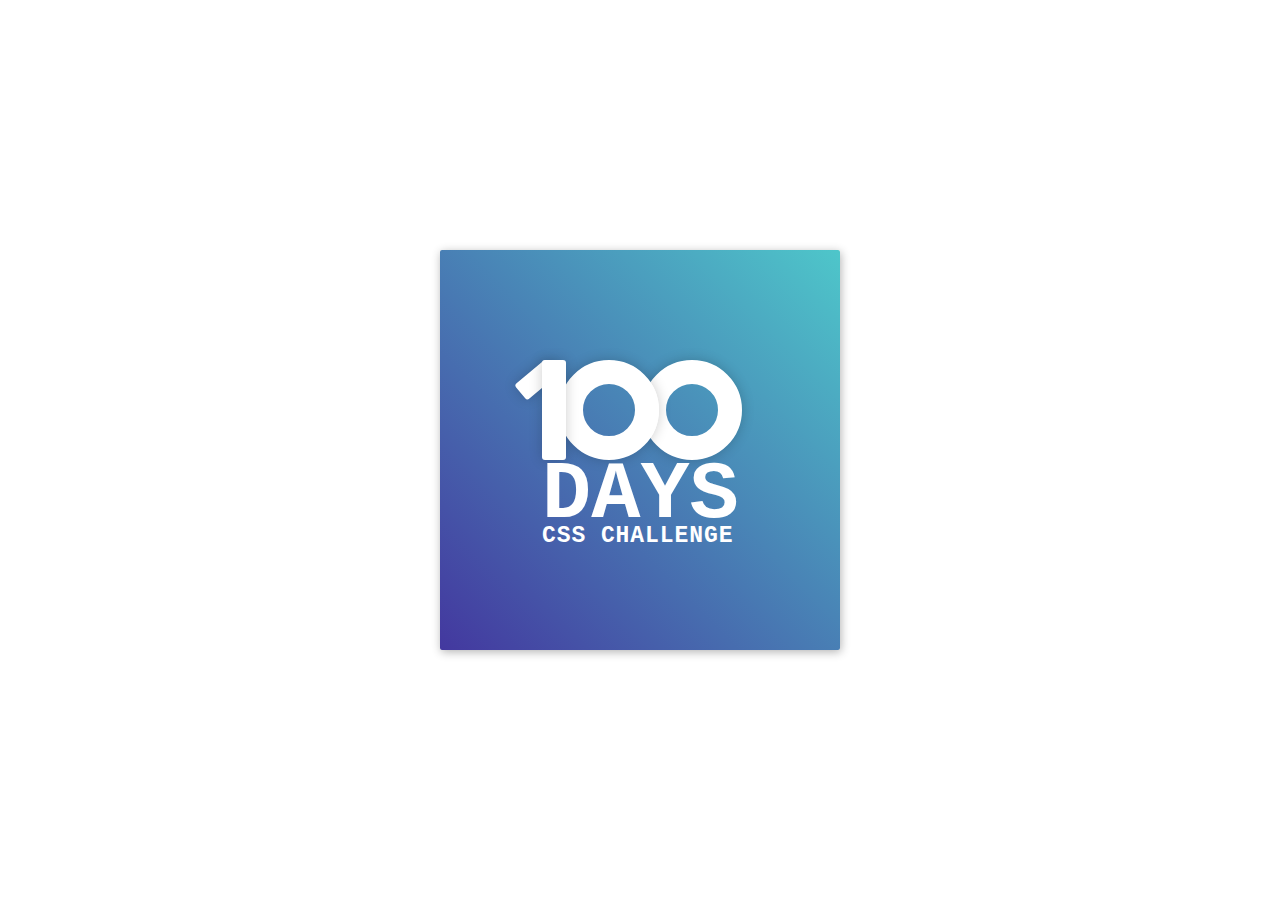
<file: day1/index.html>
<!DOCTYPE html>
<html lang="es">
<head>
    <meta charset="UTF-8">
    <meta name="viewport" content="width=device-width, initial-scale=1.0">
    <link rel="stylesheet" href="style.css">
    <title>Css</title>
</head>
<body>
    <div class="frame">
        <div class="center">
          <div class="number">
            <div class="one-one"></div>
            <div class="one-two"></div>
            <div class="zero-one"></div>
            <div class="zero-two"></div>
          </div>
          <span class="big">Days</span>
          <span class="small">CSS Challenge</span>
        </div>
      </div>
</body>
</html>
</file>
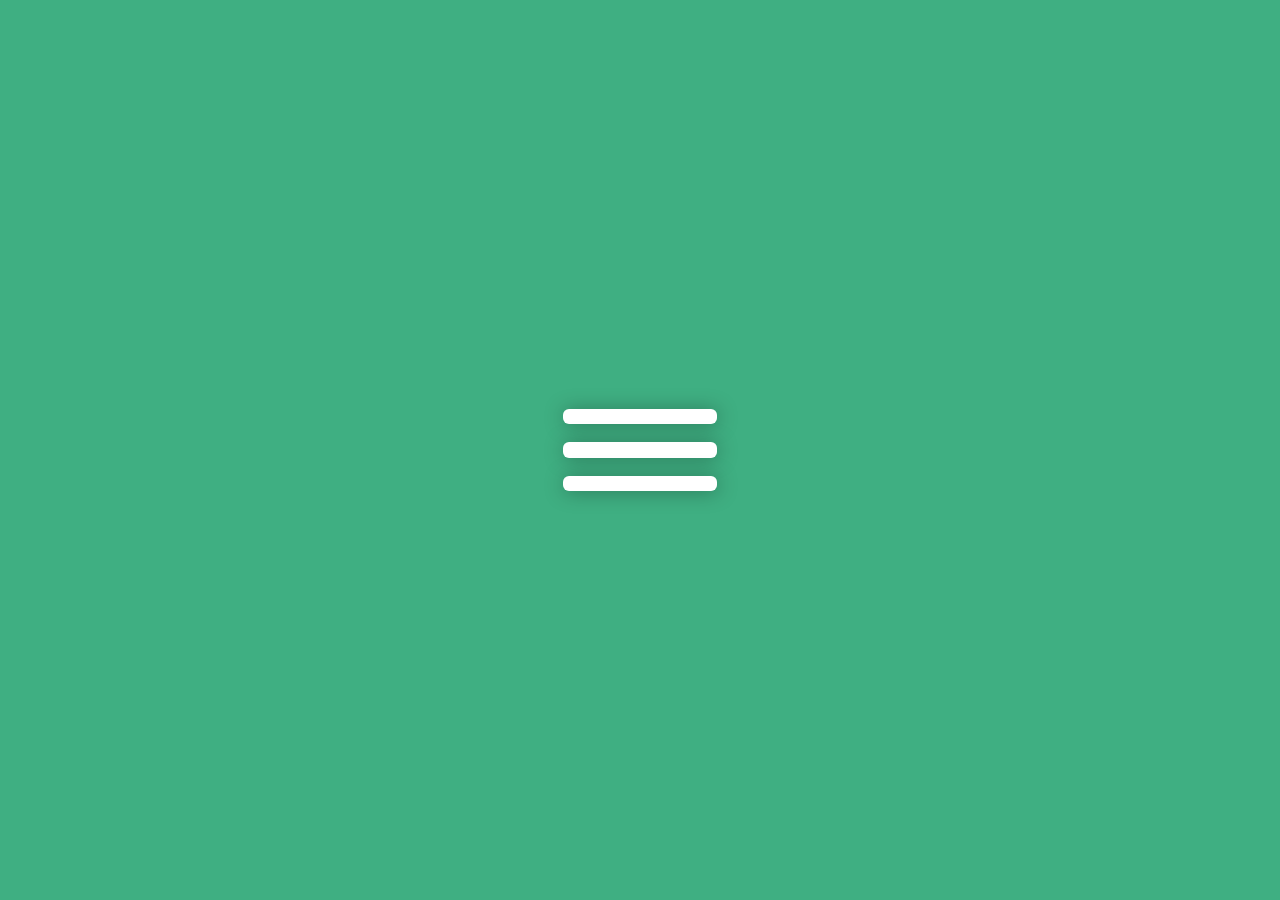
<file: day2/index.html>
<!DOCTYPE html>
<html lang="es">
<head>
    <meta charset="UTF-8">
    <meta name="viewport" content="width=device-width, initial-scale=1.0">
    <link rel="stylesheet" href="style.css">
    <title>Document</title>
</head>
<body>

<div class="menu">
    <span class="line1"></span>
    <span class="line2"></span>
    <span class="line3"></span>
</div>

<script src="script.js"></script>
</body>
</html>
</file>
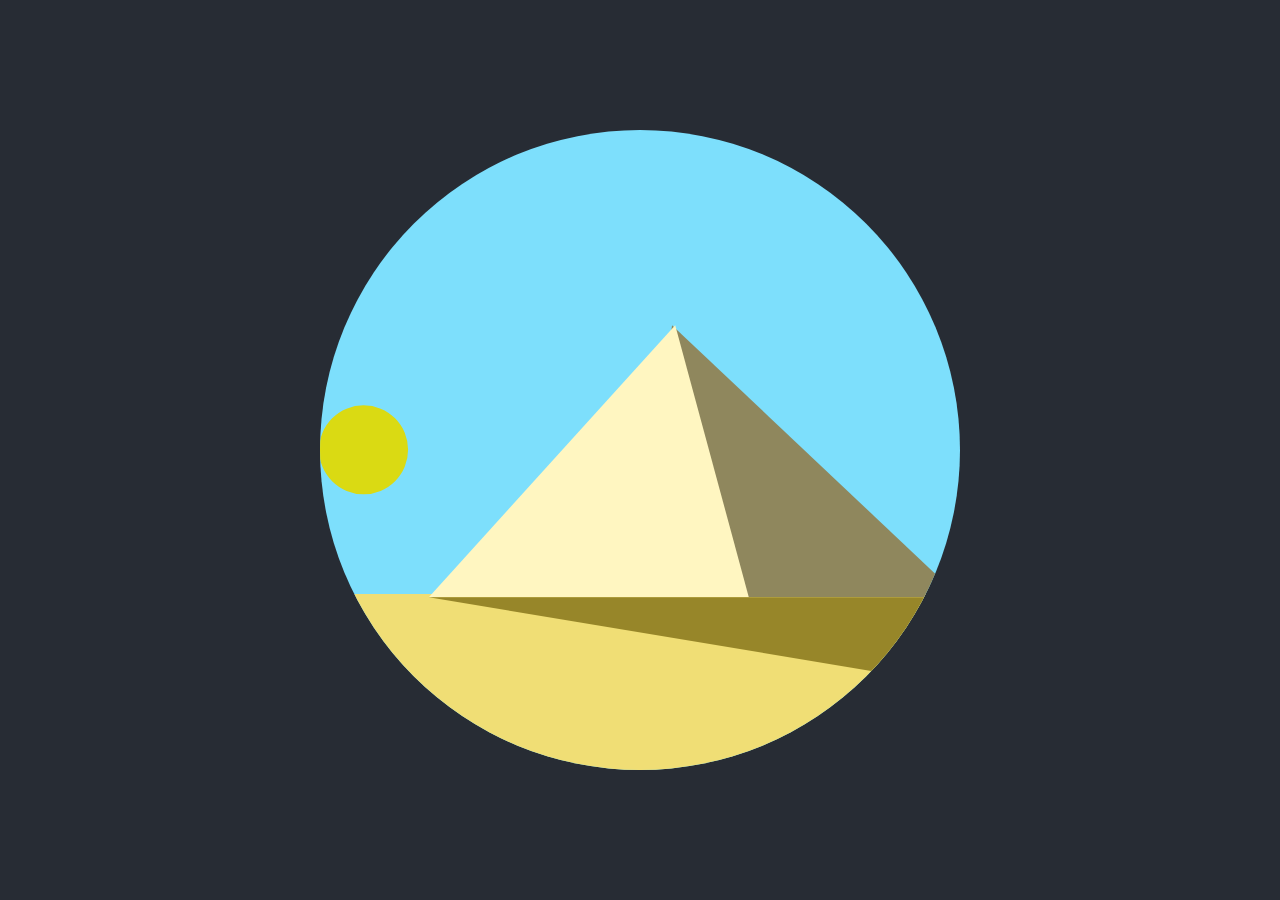
<file: day3/index.html>
<!DOCTYPE html>
<html lang="es">
<head>
    <meta charset="UTF-8">
    <meta name="viewport" content="width=device-width, initial-scale=1.0">
    <link rel="stylesheet" href="style.css">
    <title>Document</title>
</head>
<body>
    <div class="container">
        <div class="sol">
            <div class="circulo"></div>
        </div>
        <div class="sand">
                
        </div>
        <div class="sombraSand">
            
        </div>
        <div class="piramide">
            <div class="triangulo-1">
                    
            </div>
            <div class="triangulo-2">
                    
            </div>
        </div>
    </div>
    
</body>
</html>
</file>
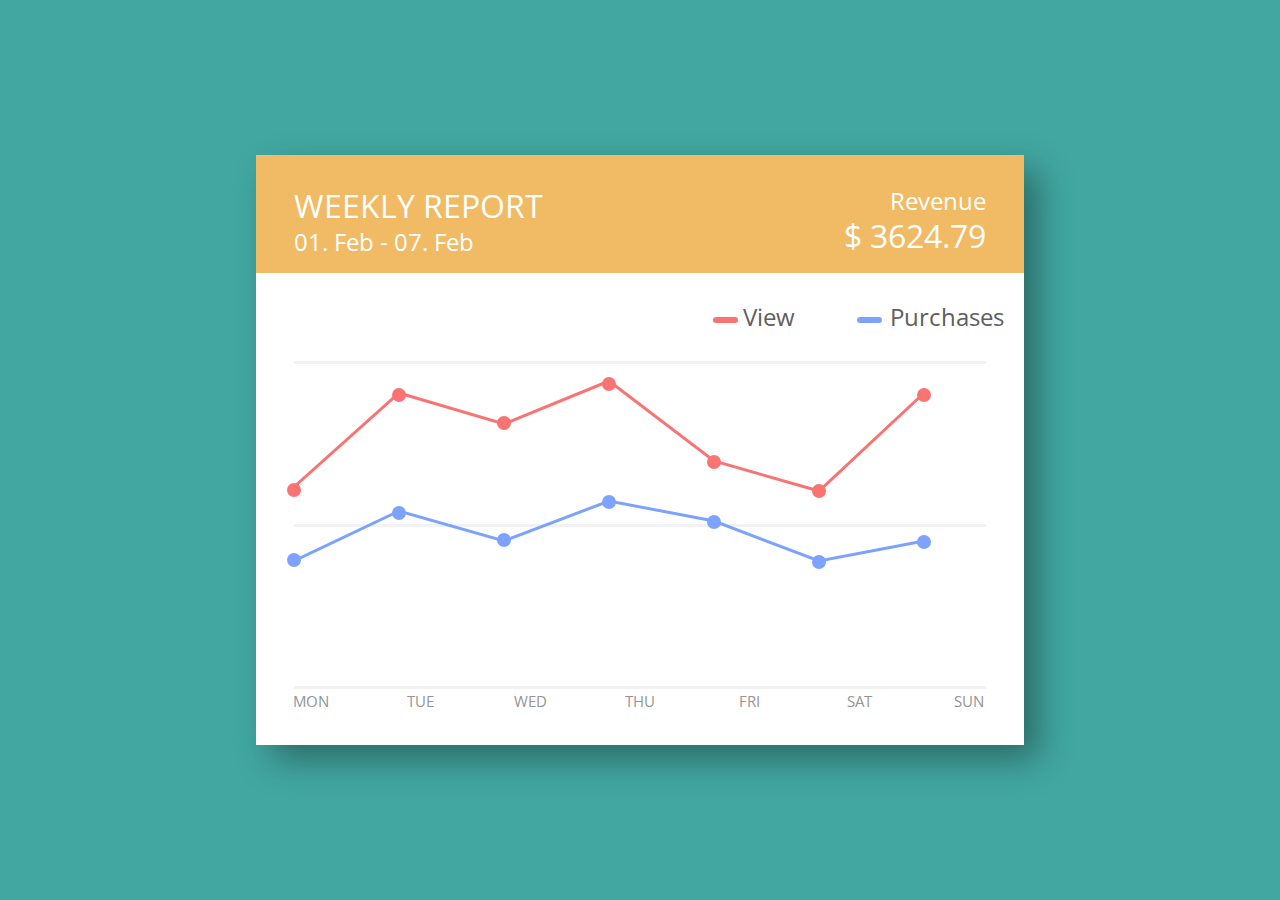
<file: day5/index.html>
<!DOCTYPE html>
<html lang="es">
<head>
    <meta charset="UTF-8">
    <meta name="viewport" content="width=device-width, initial-scale=1.0">
    <link rel="stylesheet" href="style.css">
    <link rel="preconnect" href="https://fonts.googleapis.com">
    <link rel="preconnect" href="https://fonts.gstatic.com" crossorigin>
    <link href="https://fonts.googleapis.com/css2?family=Open+Sans&display=swap" rel="stylesheet">
    <title>DIA 5</title>
</head>
<body>
    
    <div class="container">
        <div class="header">
            <span class="title big">WEEKLY REPORT</span>
            <span class="small date">01. Feb - 07. Feb</span>
            <span class="small type">Revenue</span>
            <span class="value big">$ 3624.79</span>
        </div>
        <div class="parameter">
            <span class="red">View</span>
            <span class="blue">Purchases</span>
        </div>
        <div class="grafico">
            <div class="line1"></div>
            <div class="line2"></div>
            <div class="line3"></div>

            <div class="data rojo">
                <svg>
                    <polyline points="0,126 105,32 210,63 315,20 420,100 525,130 630,32"></polyline>
                </svg>
                <div class="points">
                    <div class="point one">
                        <div class="tooltip">458</div>
                    </div>
                    <div class="point two">
                        <div class="tooltip">812</div>
                    </div>
                    <div class="point three">
                        <div class="tooltip">746</div>
                    </div>
                    <div class="point four">
                        <div class="tooltip">877</div>
                    </div>
                    <div class="point five">
                        <div class="tooltip">517</div>
                    </div>
                    <div class="point six">
                        <div class="tooltip">434</div>
                    </div>
                    <div class="point seven">
                        <div class="tooltip">458</div>
                    </div>
                </div>
            </div>
            <div class="data azul">
                <svg>
                    <polyline points="0,200 105,150 210,180 315,140 420,160 525,200 630,180"></polyline>
                </svg>
                <div class="points">
                    <div class="point one second">
                        <div class="tooltip2">26</div>
                    </div>
                    <div class="point two second">
                        <div class="tooltip2">41</div>
                    </div>
                    <div class="point three second">
                        <div class="tooltip2">22</div>
                    </div>
                    <div class="point four second">
                        <div class="tooltip2">36</div>
                    </div>
                    <div class="point five second">
                        <div class="tooltip2 second">25</div>
                    </div>
                    <div class="point six second">
                        <div class="tooltip2">13</div>
                    </div>
                    <div class="point seven second">
                        <div class="tooltip2">20</div>
                    </div>
                </div>
            </div>
            
        </div>
        <div class="days">
            <span class="day">Mon</span>
            <span class="day">Tue</span>
            <span class="day">Wed</span>
            <span class="day">Thu</span>
            <span class="day">Fri</span>
            <span class="day">Sat</span>
            <span class="day">Sun</span>
        </div>
    </div>

</body>
</html>
</file>
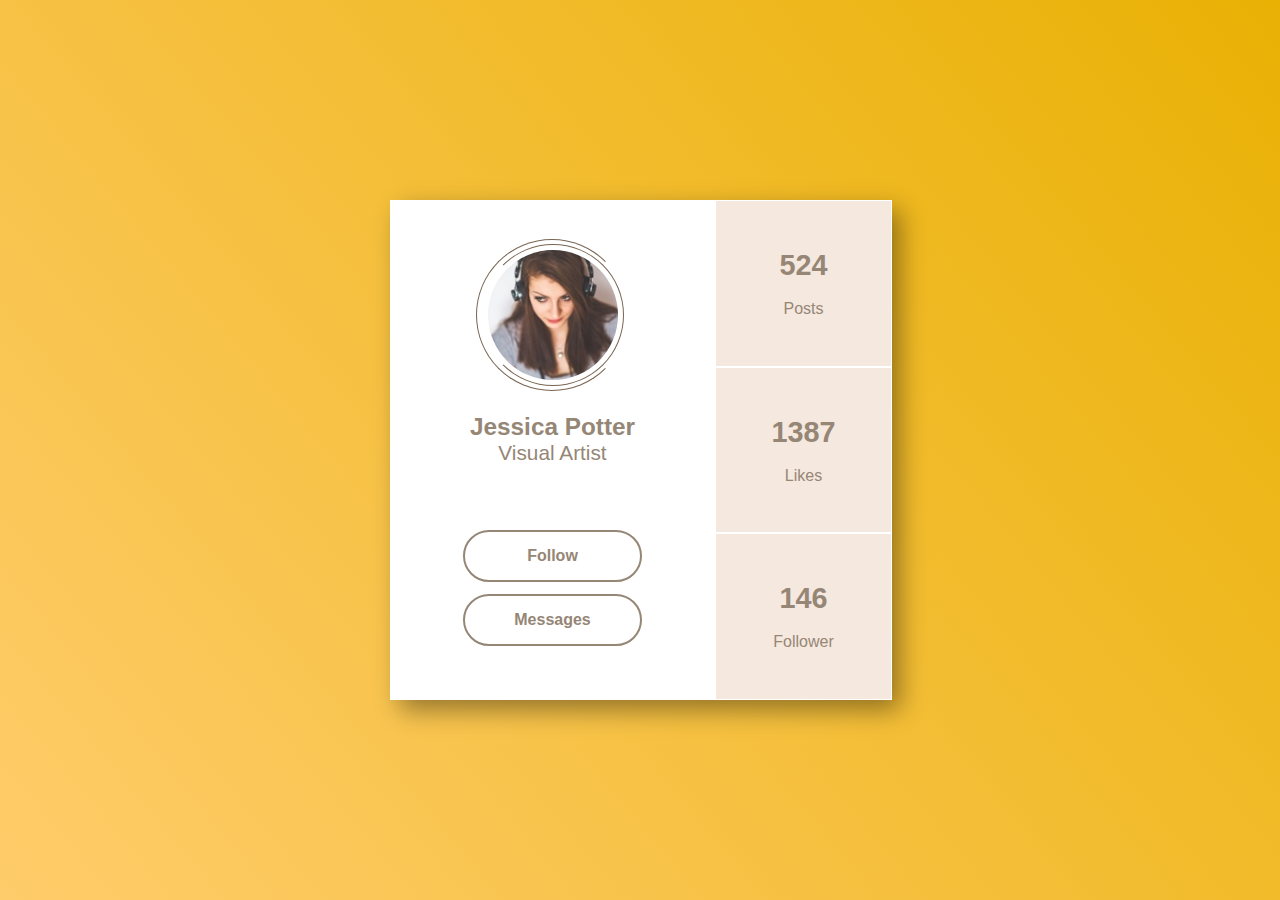
<file: day6/index.html>
<!DOCTYPE html>
<html lang="es">
<head>
    <meta charset="UTF-8">
    <meta name="viewport" content="width=device-width, initial-scale=1.0">
    <link rel="stylesheet" href="style.css">
    <title>day6</title>
</head>
<body>
    <div class="container">
        <div class="left">
            <div class="foto"></div>
            <div class="nombre">
                <h3>Jessica Potter</h3>
                <p>Visual Artist</p>
            </div>
            <div class="links">
                <div class="link">Follow</div>
                <div class="link">Messages</div>
            </div>
        </div>
        <div class="right">
            <div class="info">
                <span>524</span><br>
                <p>Posts</p>
            </div>
            <div class="info">
                <span>1387</span><br>
                <p>Likes</p>
            </div>
            <div class="info">
                <span>146</span><br>
                <p>Follower</p>
            </div>
        </div>
    </div>
</body>
</html>
</file>
<file: day1/style.css>
.frame{
	position: absolute;
    top: 50%;
    left: 50%;
    width: 400px;
    height: 400px;
    margin-top: -200px;
    margin-left: -200px;
    border-radius: 2px;
    box-shadow: 1px 2px 10px 0px rgba(0, 0, 0, 0.3);
    background: #43389F;
    background: linear-gradient(to top right, #43389F 0%, #4ec6ca 100%);
    filter: progid:DXImageTransform.Microsoft.gradient( 			  startColorstr="#43389F", endColorstr="#4ec6ca",GradientType=1 );
    font-family: "Courier New", "Courier", sans-serif;
    color: #fff;
    -webkit-font-smoothing: antialiased;
    -moz-osx-font-smoothing: grayscale;
}

.center {
    position: absolute;
    top: 50.8%;
    left: 50.5%;
    transform: translate(-50%, -50%);
}

.number {
    position: relative;
    height: 100px;
    width: 200px;
}

.number .one-one {
    position: absolute;
    z-index: 1;
    top: 0;
    left: -16px;
    height: 40px;
    width: 20px;
    background: #fff;
    border-radius: 3px;
    transform: rotate(50deg);
    box-shadow: 0 0 13px 0 rgba(0, 0, 0, 0.2);
}

.number .one-two {
    position: absolute;
    z-index: 10;
    top: 0;
    left: 0px;
    height: 100px;
    width: 24px;
    background: #fff;
    border-radius: 3px;
    box-shadow: 0 0 13px 0 rgba(0, 0, 0, 0.2);
}

.number .zero-one, .number .zero-two {
    position: absolute;
    z-index: 8;
    top: 0;
    left: 17px;
    box-sizing: border-box;
    height: 100px;
    width: 100px;
    border-radius: 50%;
    border: 24px solid #fff;
    box-shadow: 0 0 13px 0 rgba(0, 0, 0, 0.2);
}

.number .zero-two {
    z-index: 6;
    left: 100px;
}

div {
    display: block;
}

.big {
    position: relative;
    z-index: 20;
    display: block;
    font-size: 82px;
    line-height: 60px;
    text-transform: uppercase;
    font-weight: 700;
    margin-top: 6px;
}

.small {
    position: relative;
    z-index: 20;
    display: block;
    font-size: 23px;
    line-height: 20px;
    text-transform: uppercase;
    font-weight: 700;
    letter-spacing: 0.04em;
}
</file>
<file: day2/style.css>
*{
    margin:0;
    padding: 0;
}

body{
    width: 100vw;
    height: 100vh;
    display: flex;
    justify-content: center;
    align-items: center;
    background-color: #3faf82;
}

.menu{
    aspect-ratio: 1/1;
    width: 12vw;
    display: flex;
    flex-direction: column;
    gap:12%;
    align-items: center;
    justify-content: center;
    cursor: pointer;
}

span{
    height: 10%;
    width: 100%;
    background-color: #fff;
    border-radius: 6px;
    filter: drop-shadow(1px 1px 10px #0000004f);
}

.line3{
    animation: buttonRev 700ms ease-in-out forwards;
}

@keyframes buttonRev{
    0%{
        transform: translateY(-225%) rotate(135deg);
    }

    50%{
        transform:  translateY(-225%);
    }

    100%{
        transform: translateY(0%);
    }
}

.line2{
    animation: centerRev 700ms ease-in-out forwards;
}

@keyframes centerRev{
    0%,50%{
        scale:0
    }
    100%{
        scale: 1;
    }
}

.line1{
    animation: topRev 700ms ease-in-out forwards;
}

@keyframes topRev{
    0%{
        transform: translateY(225%) rotate(45deg);
    }
    50%{
        transform: translateY(225%);
    }
    100%{
        transform: translateY(0%);
    }
}

.top{
    animation: top 700ms ease-in-out forwards;
}

@keyframes top{
    0%{
        transform: translateY(0%);
    }
    50%{
        transform: translateY(225%);
    }
    100%{
        transform: translateY(225%) rotate(45deg);
    }
}

.center{
    animation: center 700ms ease-in-out forwards;
}

@keyframes center{
    0%{
        scale: 1;
    }
    50%,100%{
        scale: 0;
    }
}

.bottom{
    animation: bottom 700ms ease-in-out forwards;
}

@keyframes bottom{
    0%{
        transform: translateY(0%);
    }
    50%{
        transform:translateY(-225%)
    }
    100%{
        transform: translateY(-225%) rotate(135deg);
    }
}
</file>
<file: day3/style.css>
*{
    margin:0;
    padding:0;
}

body{
    width: 100vw;
    height: 100vh;
    background-color: #272C34;
    display: flex;
    justify-content: center;
    align-items: center;
   
}

.sol{
    display: flex;
    width: 75%;
    height: 75%;
    padding: 2%;
    animation: rotate 5s ease-in-out infinite;
    transform: rotate(-45deg);
    position: absolute;
}

.circulo{
    width: 7vw;
    height: 7vw;
    background-color: rgb(218, 218, 19);
    border-radius: 50%;
}

.container{
    width: 50vw;
    height: 50vw;
    background-color:#7DDFFC;
    position: absolute;
    display: flex;
    justify-content: center;
    align-items: center;
    overflow: hidden;
    border-radius: 50%;
}

@keyframes rotate{
    0%{
        transform: rotate(-45deg);
    }
    100%{
        transform: rotate(135deg);
    }
}

.sand{
    width: 100%;
    height: 55%;
    background-color: #F0DE75;
    margin-top: 100%;
}

.triangulo-1{
    position: absolute;
    width: 50%;
    height: 50%;
    background-color: #fff6c1;
    clip-path: polygon(77% 15%, 0 100%, 100% 100%);
    transform: translateX(-50%);
    right: 8%;
    top:23%;
    z-index: 2;
    animation: color-triangulo-1 5s ease-in-out infinite;
}

@keyframes color-triangulo-1{
    0%{
        background-color: #fff6c1;
    }
    100%{
        background-color: #8f875d;
    }
}

.triangulo-2{
    position: absolute;
    width: 50%;
    height: 50%;
    background-color: #8f875d;
    clip-path: polygon(10% 15%, 0 100%, 100% 100%);
    transform: translateX(-50%);
    top:23%;
    z-index: 1;
    animation: color-triangulo-2 5s ease-in-out infinite;
}

@keyframes color-triangulo-2{
    0%{
        background-color: #8f875d;
    }
    100%{
        background-color:#fff6c1 ;
    }
}

.piramide{
    display: flex;
    justify-content: center;
    align-items: center;
}

.sombraSand{
    width: 150%;
    height: 100%;
    position: absolute;
    background-color: #978629;
    clip-path: polygon(70% 0, 0 0, 100% 25%);
    top:73%;
    left: 17%;
    z-index: 4;
    animation: sombraSand 5s ease-in-out infinite;
}

@keyframes sombraSand{
    0%{
        clip-path: polygon(70% 0, 0 0, 100% 25%);
    }
    100%{
        clip-path: polygon(100% 0, 28% 0, 0 35%);
        margin-left: -42%;
    }
}
</file>
<file: day5/style.css>
*{
    margin: 0;
    padding: 0;
    font-family: "open sans",sans-serif;
}

body{
    height: 100vh;
    width: 100vw;
    display: flex;
    justify-content: center;
    align-items: center;
    background-color: #42a7a1;
}

.container{
    aspect-ratio: 1.3/1;
    width:60vw;
    position: relative;
    background-color: white;
    box-shadow: 15px 15px 33px -1px rgba(0, 0, 0, 0.37);
}

/* header */

.header{
    position: relative;
    background-color: #f1ba64;
    height: 20%;
    color:white;
}

.big{
    position: absolute;
    font-weight: 600px;
    font-size: 2rem;
    text-transform: uppercase;
}

.small{
    position: absolute;
    font-weight: 400px;
    font-size: 1.5rem;
}

.title{
    top:25%;
    left: 5%;
}


.date{
    top:60%;
    left: 5%;
}

.type{
    top: 25%;
    right: 5%;
}

.value{
    top:50%;
    right: 5%;
}

/* header */

/* parameters */

.parameter{
    color:#606060;
    height: 15%;
    display: flex;
    align-items: center;
    justify-content: right;
    gap:50px;
}

.parameter span{
    position: relative;
    font-size: 1.5rem;
    line-height: 2rem;
    padding: 0 20px 0 25px;
}

.red::before{
    position: absolute;
    left: -5%;
    top:50%;
    display: block;
    content: "";
    width: 25px;
    height: 20%;
    border-radius: 3px;
    background-color: #fa7373;
}

.blue::before{
    position: absolute;
    left: -5%;
    top:50%;
    display: block;
    content: "";
    width: 25px;
    height: 20%;
    border-radius: 3px;
    background-color: #7da2fe;
}

/* parameters */

/* graficos */

.grafico{
    position: relative;
    height: 55%;
    width: 90%;
    margin: auto;
}

.line1{
    position: absolute;
    top:0;
    left:0;
    right: 0;
    height: 3px;
    background-color: #f2f2f2;
}


.line2{
    position: absolute;
    top:50%;
    left:0;
    right: 0;
    height: 3px;
    background-color: #f2f2f2;
}

.line3{
    position: absolute;
    top:100%;
    left:0;
    right: 0;
    height: 3px;
    background-color: #f2f2f2;
}

/* redline */

svg{
    height: 100%;
    width: 100%;
    position: absolute;
    top: 0;
    left: 0;
    right: 0;
    bottom: 0;
    overflow: hidden;
    line-height: 1.15;
}

.data.rojo{
    fill:none;
    stroke-width: 3;
    stroke-linecap: round;
    stroke: #fa7373;
}

.points{
    position: relative;
    width: 100%;
    height: 100%;
    margin: auto;
}

.point{
    position: absolute;
    width: 14px;
    height: 14px;
    border-radius: 50%;
    cursor: pointer;
    background-color: #fa7373;
    transform: translatex(-7px);
    z-index: 10;
}

.point.one{ left:0px; top:122px;}
.point.two{ left:105px; top:27px;}
.point.three{ left:210px; top:55px;}
.point.four{ left:315px; top:16px;}
.point.five{ left:420px; top:94px;}
.point.six{ left:525px; top:123px;}
.point.seven{ left:630px; top:27px;}

.tooltip{
    position: absolute;
    bottom: 13px;
    left: 50%;
    transform: translate3d(-50%,0px,0);
    font-size: 16px;
    line-height: 35px;
    padding: 0px 6px 10px 6px;
    background-color: #fa7373;
    color:white;
    font-weight: bold;
    display: grid;
    place-items: top;
    visibility: hidden;
    opacity: 0;
    transition: 0.4s ease-in-out;
    clip-path: polygon(0% 0%, 100% 0%, 99% 64%, 64% 65%, 51% 88%, 38% 65%, 0% 65%);
}

.point:hover .tooltip{
    visibility: visible;
    bottom: 30px;
    opacity: 1;
}

/* redline */

/* blueline */

.point.second{
    position: absolute;
    width: 14px;
    height: 14px;
    border-radius: 50%;
    background-color: #7da2ff;
    cursor:pointer;
    z-index: 10;
}

.data.azul polyline{
    fill:none;
    stroke-width: 3;
    stroke-linecap: round;
    stroke: #7da2fe;
}

.point.one.second{left:0px;top:192px;}
.point.two.second{left:105px;top:145px;}
.point.three.second{left:210px;top:172px;}
.point.four.second{left:315px;top:134px;}
.point.five.second{left:420px;top:154px;}
.point.six.second{left:525px;top:194px;}
.point.seven.second{left:630px;top:174px;}

.tooltip2{
    position: absolute;
    bottom: 13px;
    left: 50%;
    transform: translate3d(-50%,0px,0);
    font-size: 16px;
    line-height: 35px;
    padding: 0px 6px 10px 6px;
    background-color: #7da2fe;
    color:white;
    font-weight: bold;
    display: grid;
    place-items: top;
    visibility: hidden;
    opacity: 0;
    transition: 0.4s ease-in-out;
    clip-path: polygon(0% 0%, 100% 0%, 99% 64%, 64% 65%, 51% 88%, 38% 65%, 0% 65%);
}

.point:hover .tooltip2{
    visibility: visible;
    bottom: 30px;
    opacity: 1;
}

.days{
    display: grid;
    grid-template-columns: 1fr 1fr 1fr 1fr 1fr 1fr 1fr;
    width:100%;
}

.day{
    display: block;
    float: left;
    font-size: 15px;
    color: #949494;
    line-height: 30px;
    text-transform: uppercase;
    text-align: center;
}
/* blueline */

/* graficos */
</file>
<file: day6/style.css>
*{
    margin:0;
    padding: 0;
    font-family: Arial, Helvetica, sans-serif;
    color: #958676;
}

body{
    height: 100vh;
    width: 100vw;
    display: flex;
    justify-content: center;
    align-items: center;
    background: linear-gradient(50deg,rgba(255,204,107,1) 0%, rgba(233,177,4,1) 100%);
}

.container{
    aspect-ratio: 1/1;
    width: 500px;
    background-color: white;
    display: grid;
    grid-template-columns: 0.65fr 0.35fr;
    box-shadow: 10px 10px 24px 0px rgba(0, 0, 0, 0.4);
}

.left{
    height: 80%;
    width: 100%;
    margin: auto;
    display: flex;
    flex-direction: column;
    align-items: center;
    justify-content: space-between;
    text-align: center;
}

.foto{
    height: 130px;
    width: 130px;
    background-image: url(img/jessica-potter.jpg);
    background-size: contain;
    border-radius: 50%;
    position: relative;
    cursor: pointer;
}

.foto::before{
    content: "";
    position: absolute;
    width: 140px;
    height: 140px;
    top:-6px;
    left: -6px;
    border: 1px solid;
    border-radius: 50%;
    border-color: #786450 #786450 #786450 transparent;
    transition: all 1.5s ease-in-out;
}

.foto::after{
    content: "";
    position: absolute;
    width: 150px;
    height: 150px;
    top:-11.5px;
    left: -11.5px;
    border: 1px solid;
    border-radius: 50%;
    border-color:  #786450 transparent #786450 #786450;
    transition: all 1.5s ease-in-out;
}

.foto:hover::before{
    transform: rotate(360deg);
}

.foto:hover::after{
    transform: rotate(-360deg);
}

.nombre{
    margin-bottom: 10%;
    font-size: 1.3rem;
}

.links{
    display: flex;
    flex-direction: column;
    height: 30%;
    width: 55%;
    gap:10%;
    font-weight: bold;
}

.link{
    height: 40%;
    border-radius: 30px;
    border: 2px solid #958676;
    display: flex;
    justify-content: center;
    align-items: center;
    transition: all .5s ease-in-out;
    cursor: pointer;
}

.link:hover{
    color:white;
    background-color: #786450;
}

.right{
    display: flex;
    flex-direction: column;
}

.info{
    background-color: #f5e8df;
    height: 33.3%;
    width: 100%;
    display: flex;
    justify-content: center;
    align-items: center;
    text-align: center;
    flex-direction: column;
    border:1px solid white;
    transition: all .5s ease-in-out;
}

.info span{
    font-size: 1.8rem;
    font-weight: bold;
}

.info:hover{
    background-color: #d6c6bb;
}
</file>
